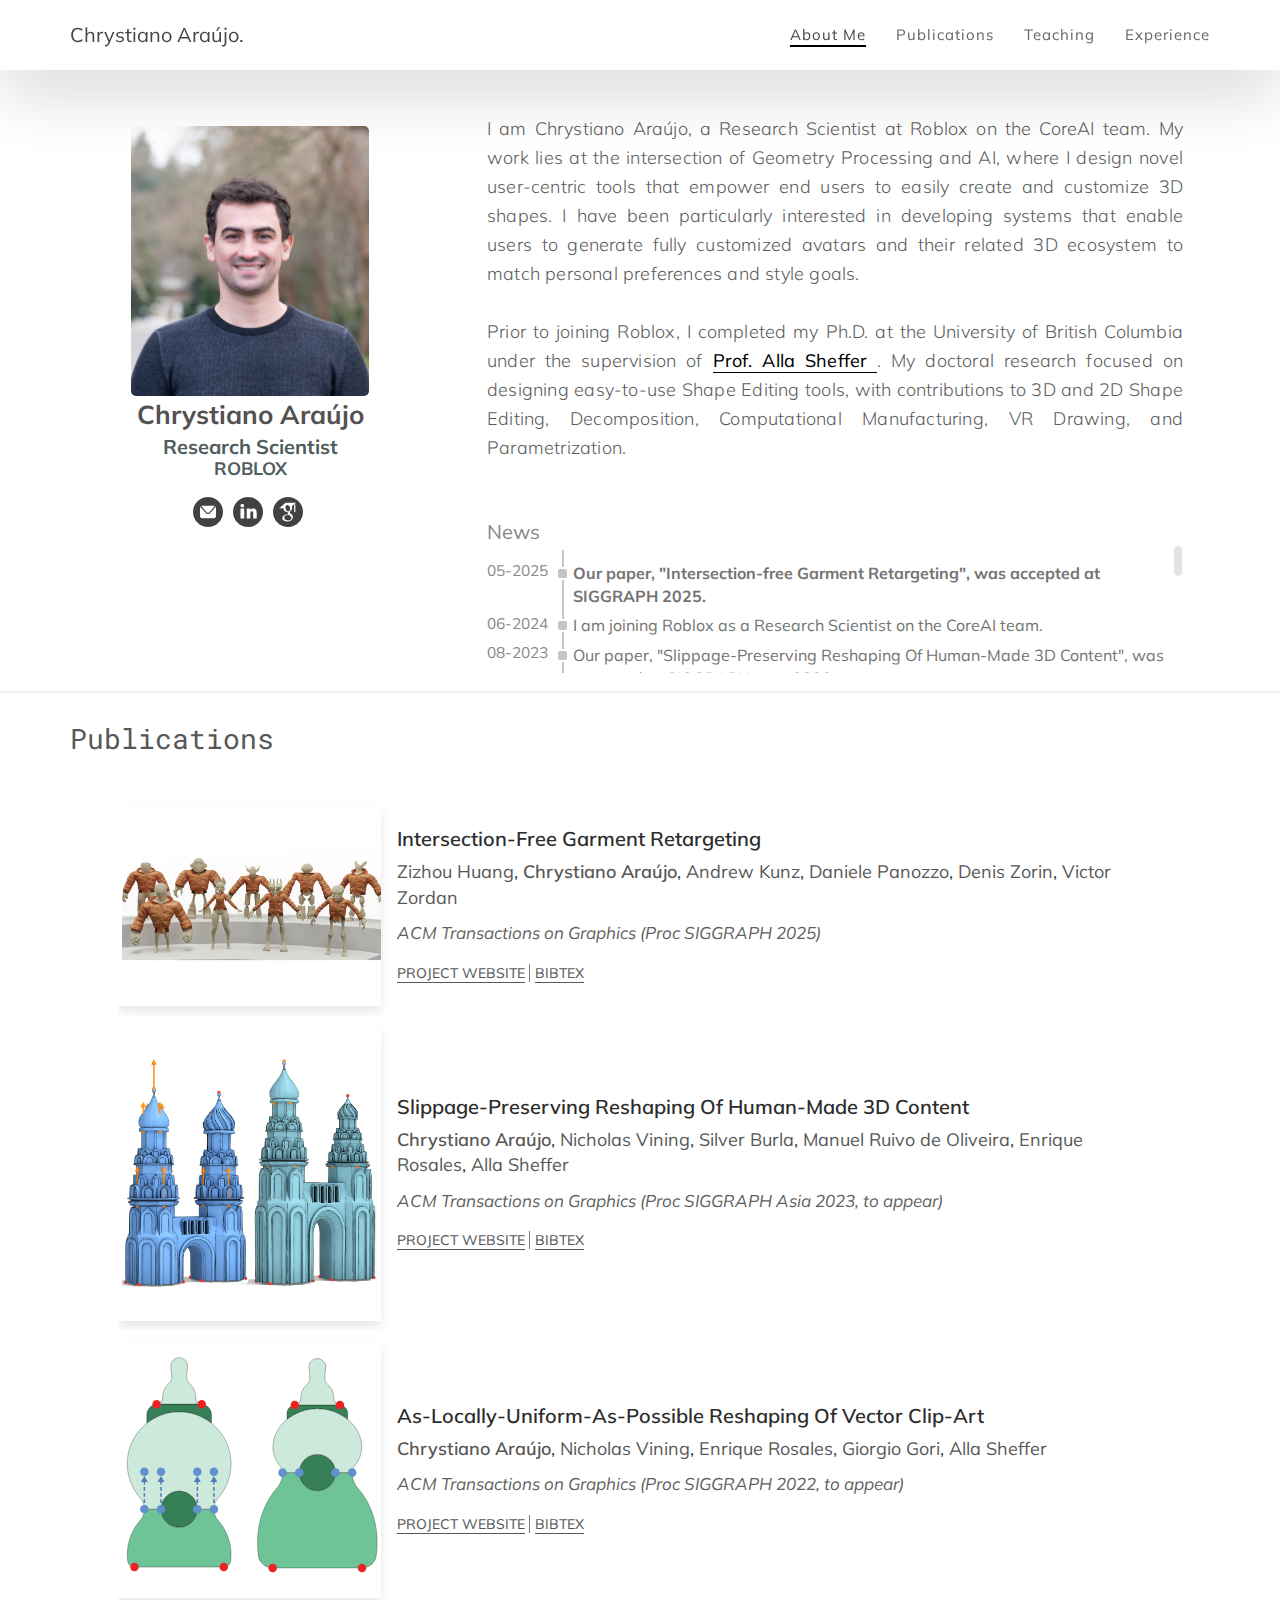
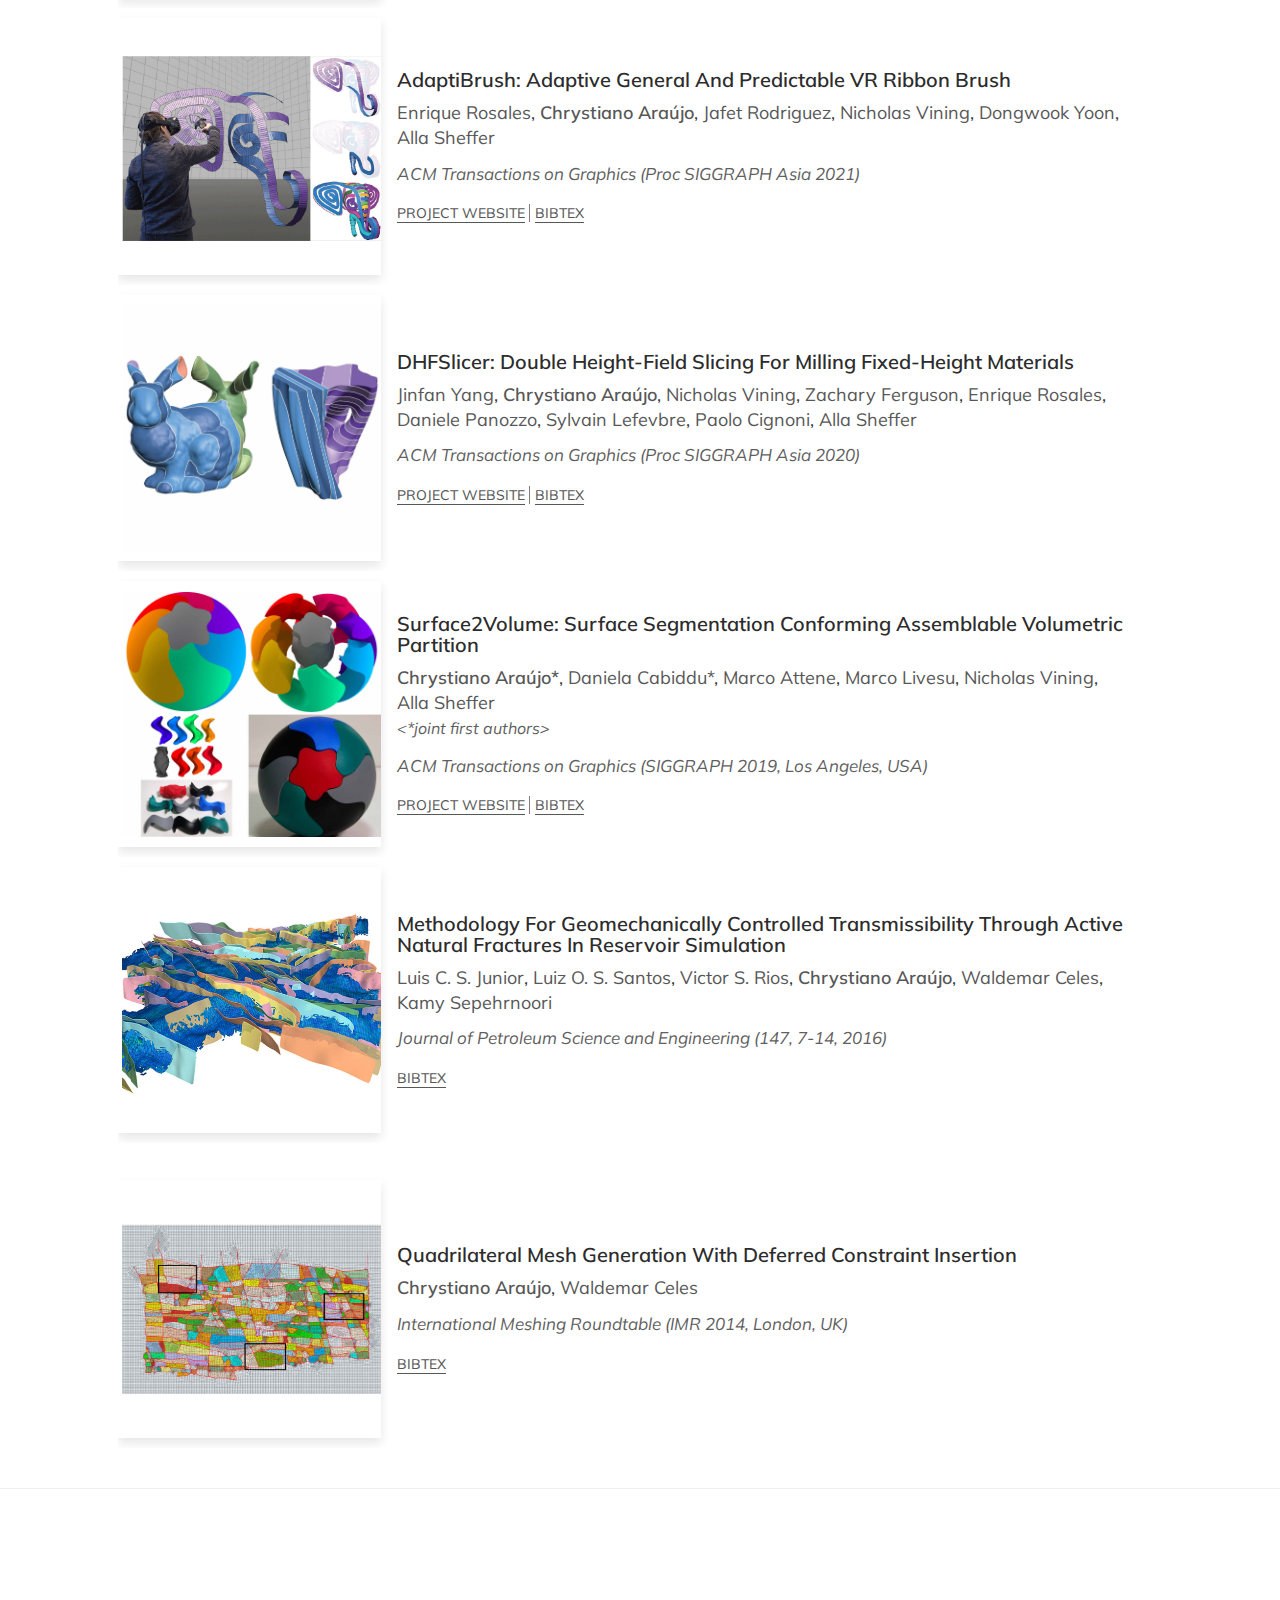
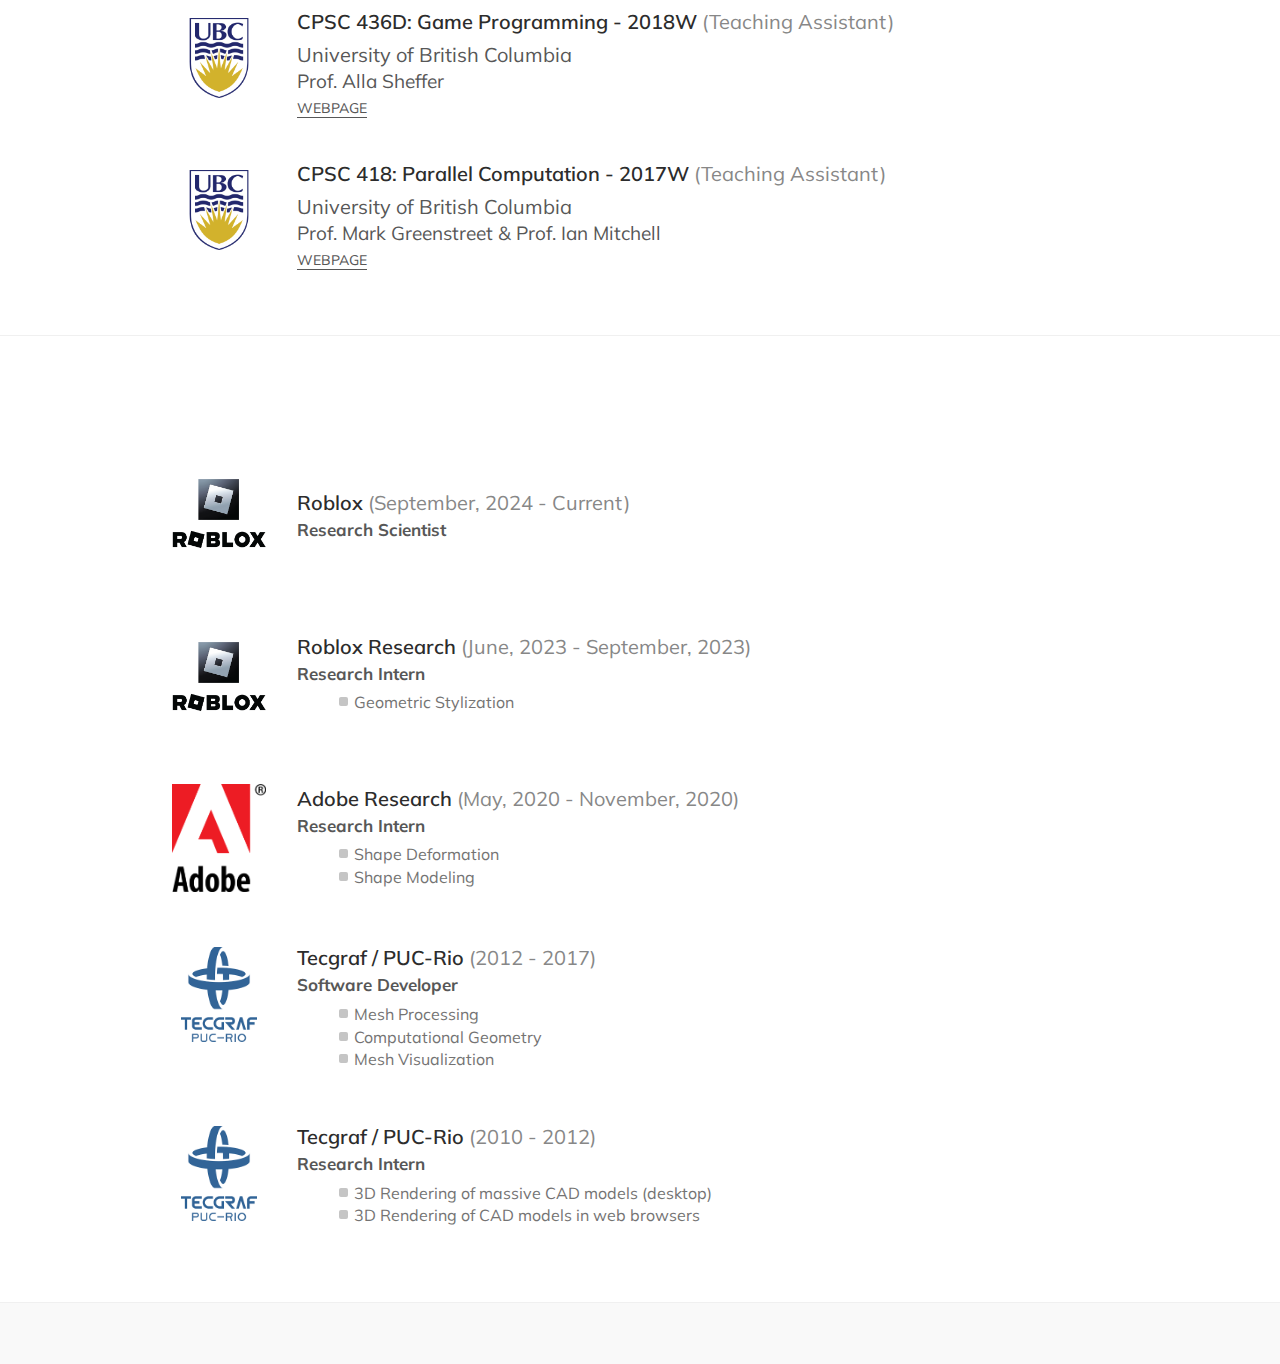
<file: index.html>
<!DOCTYPE html>
<html lang="en">

<head>

  <meta charset="UTF-8">
  <title>Chrystiano Araújo</title>

  <meta http-equiv="X-UA-Compatible" content="IE=Edge">
  <meta name="description" content="Chrystiano Araujo">
  <meta name="keywords" content="Chrystiano Araujo">
  <meta name="author" content="Chrystiano Araujo">
  <meta name="viewport" content="width=device-width, initial-scale=1, maximum-scale=1">

  <link rel="stylesheet" href="css/bootstrap.min.css">
  <link rel="stylesheet" href="css/animate.css">
  <link rel="stylesheet" href="css/magnific-popup.css">
  <link rel="stylesheet" href="css/font-awesome.min.css">
  <link rel="stylesheet" href="css/font-awesome.all.min.css">

  <!-- Main css -->
  <link rel="stylesheet" href="css/style.css">

</head>

<body data-spy="scroll" data-target=".navbar-collapse" data-offset="50">

  <!-- PRE LOADER -->
  <div class="preloader">
    <div class="spinner">
      <span class="spinner-rotate"></span>
    </div>
  </div>


  <!-- NAVIGATION SECTION -->
  <div class="navbar custom-navbar navbar-fixed-top" role="navigation">
    <div class="container">
      <!-- NAVBAR HEADER -->
      <div class="navbar-header">
        <button class="navbar-toggle" data-toggle="collapse" data-target=".navbar-collapse">
          <span class="icon icon-bar"></span>
          <span class="icon icon-bar"></span>
          <span class="icon icon-bar"></span>
        </button>
        <!-- lOGO TEXT HERE -->
        <a href="index.html" class="navbar-brand">Chrystiano Araújo.</a>
      </div>

      <!-- NAVIGATION LINKS -->
      <div class="collapse navbar-collapse">
        <ul class="nav navbar-nav navbar-right">
          <li><a class="smoothScroll" href="#about">About Me</a></li>
          <li><a class="smoothScroll" href="#publications">Publications</a></li>
          <li><a class="smoothScroll" href="#teaching">Teaching</a></li>
          <li><a class="smoothScroll" href="#experience">Experience</a></li>
        </ul>
      </div>
    </div>
  </div>

  <!-- ABOUT SECTION -->
  <section id="about">
    <div class="container">
      <div class="row">
        <div class="col-md-4 col-sm-8">
          <div class="row centering">
            <img src="images/caraujo_headshot_v2.jpg" class="wow fadeInUp img-responsive photo img-rounded"
              data-wow-delay="0.2s" alt="about image">
          </div>
          <div class="row centering">
            <span class="name">Chrystiano Araújo</span>
            <span class="role">Research Scientist</span>
            <span class="affiliation"><b>ROBLOX</b></span>
            <!--<span class="email">araujoc at cs.ubc.ca</span>-->
            <div class="row text-center icons_bar">
              <a class="icon" href="mailto:araujoc@cs.ubc.ca"><img src="images/icon_email.svg" alt="Email"
                  width="30px" /></a>
              <a class="icon" href="https://ca.linkedin.com/in/chrystianoaraujo/en"><img src="images/icon_linkedin.svg"
                  alt="Linkedin" width="30px" /></a>
              <a class="icon" href="https://scholar.google.ca/citations?user=kY9hC4MAAAAJ&hl=en"><img
                  src="images/icon_scholar.svg" alt="Google Scholar" width="30px" /></a>
            </div>
          </div>
        </div>

        <div class="col-md-8 col-sm-12">
          <div class="about-thumb">
            <div class="wow fadeInUp" data-wow-delay="0.6s">
              <p class="about_desc">
                I am Chrystiano Araújo, a Research Scientist at Roblox on the CoreAI team. My work lies at the intersection
                of Geometry Processing and AI, where I design novel user-centric tools that empower end users to easily create
                and customize 3D shapes. I have been particularly interested in developing systems that enable users to generate 
                fully customized avatars and their related 3D ecosystem to match personal preferences and style goals.

              </br></br>
              
              Prior to joining Roblox, I completed my Ph.D. at the University of British Columbia under the supervision of 
              <a href="https://www.cs.ubc.ca/~sheffa/"> Prof. Alla Sheffer </a> . My doctoral research focused on designing 
              easy-to-use Shape Editing tools, with contributions to 3D and 2D Shape Editing, Decomposition, Computational Manufacturing,
               VR Drawing, and Parametrization.


              </br></br>

               <!-- I am Chrystiano Araújo, a Ph.D. student at the University of British Columbia, supervised by <a
                  href="https://www.cs.ubc.ca/~sheffa/"> Prof. Alla Sheffer</a>. My research interests span across
                topics in Digital Geometry Processing. Recently, I have been particularly interested in Computational
                Manufacturing, Mesh Editing, Decomposition, Generation, and Parametrization.
                </br>
                </br>

                Before joining UBC, I worked for five years as a Software Developer at the Research Institute
                Tecgraf/PUC-Rio. During this time, I mainly worked on Mesh Processing, Computational Geometry, and
                Mesh
                Visualization. Prior to that, I did a master's degree in Computer Graphics at the Pontifical Catholic
                University of Rio de Janeiro, supervised by <a href="http://www.tecgraf.puc-rio.br/~celes"> Prof.
                  Waldemar Celes</a>.-->
              </p>

              <!--
                           <div class="research_areas">
                             <span class="topic">Main Research Interests:</span> Computational Manufacturing, Mesh Decomposition, Generation, and Parameterization 
                           </div>
                           -->
              <!--
                         <ul class="social-icon">
                              <li class="wow fadeInLeft" data-wow-delay="1s"><a href="#" class="fa fa-twitter"></a></li>
                              <li class="wow fadeInUp" data-wow-delay="1.2s"><a href="#" class="fa fa-linkedin"></a></li>
                              <li class="wow fadeInRight" data-wow-delay="1.4s"><a href="#" class="fa fa-dribbble"></a></li>
                         </ul>
                           -->
            </div>

            <div class="timeline_header">
              <div class="inner_border"></div>
              <h4>News</h4>
              <div class="inner_border"></div>
            </div>
            <div id="timeline">
              <div id="nicescroll-box">
                <section class="year first_year">
                  <h3>05-2025</h3>
                  <section>
                    <ul>
                      <li><b>Our paper, "Intersection-free Garment Retargeting", was accepted at SIGGRAPH 2025.</b></li>
                    </ul>
                  </section>
                  <h3>06-2024</h3>
                  <section>
                    <ul>
                      <li>I am joining Roblox as a Research Scientist on the CoreAI team.</li>
                    </ul>
                  </section>
                  <h3>08-2023</h3>
                  <section>
                    <ul>
                      <li>Our paper, "Slippage-Preserving Reshaping Of Human-Made 3D Content", was accepted at
                          SIGGRAPH Asia 2023.</li>
                    </ul>
                  </section>
                  <h3>06-2023</h3>
                  <section>
                    <ul>
                      <li> During this summer, I will be working as a Research Intern at ROBLOX Research. I will be
                        mentored by <a href="https://www.dgp.toronto.edu/~hsuehtil/" class="collaborator_link"> Derek
                          Liu </a> and <a href="https://people.computing.clemson.edu/~vbz/" class="collaborator_link">
                          Victor Zordan</a> on a Geometric Stylization project.</li>
                    </ul>
                  </section>
                  <h3>03-2022</h3>
                  <section>
                    <ul>
                      <li>Our paper, "As-Locally-Uniform-As-Possible Reshaping of Vector Clip-Art", was accepted at
                        SIGGRAPH 2022.</li>
                    </ul>
                  </section>
                  <h3>09-2021</h3>
                  <section>
                    <ul>
                      <li>Our paper, "AdaptiBrush: Adaptive General and Predictable VR Ribbon Brush", was accepted at
                        SIGGRAPH Asia 2021. </li>
                    </ul>
                  </section>
                  <h3>10-2020</h3>
                  <section>
                    <ul>
                      <li>Our paper, "DHFSlicer: Double Height-Field Slicing For Milling Fixed Thickness Materials",
                        was
                        accepted at SIGGRAPH Asia 2020.</li>
                    </ul>
                  </section>
                  <h3>04-2020</h3>
                  <section>
                    <ul>
                      <li>During this summer, I will be working as a Research Intern at Adobe Research. I will be
                        mentored by <a href="https://research.adobe.com/person/giorgio-gori/" class="collaborator_link">
                          Giorgio Gori </a> on a Shape Deformation project.</li>
                    </ul>
                  </section>
                </section>
                <section class="year first_year">
                  <h3>07-2019</h3>
                  <section>
                    <ul>
                      <li>Our Surface2Volume paper on assemblable decomposition for fabrication was accepted at
                        SIGGRAPH
                        2019. Come to our talk on July-31.</li>
                    </ul>
                  </section>
                </section>
                <div style="overflow-y: hidden; height: 38px;"></div>
              </div>
            </div>

            <!--
                    <div class="about-thumb-wrap">
                         <div class="col-md-6 col-sm-6 wow fadeInUp research_interests">
                              <h5>Research Interests</h5>
                              <ul>
                                <li>Computational Manufacturing</li>
                                <li>Mesh Generation</li>
                                <li>Mesh Decomposition</li>
                                <li>Parameterization</li>
                              </ul>
                         </div>
                    </div>
                    -->

          </div>

        </div>
      </div>
  </section>

  <!-- TEAM SECTION -->
  <section id="publications">
    <div class="container">
      <div class="row">
        <div class="col-md-12 col-sm-12">
          <!-- SECTION TITLE -->
          <div class="wow fadeInUp section-title" data-wow-delay="0.2s">
            <h2>Publications</h2>
          </div>

          <div class="col-md-11 animate-box publication no_margin">
            <div class="col-md-2 col-left image">
              <img src="images/shape_fit_v4.jpg" class="img-responsive"
                alt="html5 bootstrap template by colorlib.com">
            </div>
            <div class="col-md-10 col-right">
              <div class="title">
                <h3>Intersection-free Garment Retargeting</h3>
              </div>
              <div class="authors">
                <a href="https://huangzizhou.github.io/">Zizhou Huang</a>,
                <a href="" class="me"> Chrystiano Araújo</a>,
                <a href="">Andrew Kunz</a>,
                <a href="https://cims.nyu.edu/gcl/daniele.html">Daniele Panozzo</a>,
                <a href="https://cims.nyu.edu/gcl/denis.html">Denis Zorin</a>,
                <a href="https://people.computing.clemson.edu/~vbz/">Victor Zordan</a>
              </div>
              <div class="venue">
                ACM Transactions on Graphics (Proc SIGGRAPH 2025)
              </div>
              <div class="buttons">
                <ul>
                  <li><a href="https://huangzizhou.github.io/research/cloth.html" class="">project website</a>
                  </li>
                  <li> <a href="./bibtex/HAKPZZ25.txt" class="">bibtex</a></li>
                </ul>
              </div>
            </div>
          </div>

          <div class="col-md-11 animate-box publication no_margin">
            <div class="col-md-2 col-left image">
              <img src="images/slippage_thumb.jpg" class="img-responsive"
                alt="html5 bootstrap template by colorlib.com">
            </div>
            <div class="col-md-10 col-right">
              <div class="title">
                <h3>Slippage-Preserving Reshaping of Human-Made 3D Content</h3>
              </div>
              <div class="authors">
                <a href="" class="me"> Chrystiano Araújo</a>,
                <a href="https://www.cs.ubc.ca/~nvining/"> Nicholas Vining</a>,
                <a href="https://silverburla.com/"> Silver Burla</a>,
                <a href="https://silverburla.com/"> Manuel Ruivo de Oliveira</a>,
                <a href="https://www.enrique-rosales.com/"> Enrique Rosales</a>,
                <a href="http://www.cs.ubc.ca/~sheffa/"> Alla Sheffer</a>
              </div>
              <div class="venue">
                ACM Transactions on Graphics (Proc SIGGRAPH Asia 2023, to appear)
              </div>
              <div class="buttons">
                <ul>
                  <li><a href="https://www.cs.ubc.ca/labs/imager/tr/2023/3DReshaping/" class="">project website</a>
                  </li>
                  <li> <a href="./bibtex/araujo23_3Dreshaping.txt" class="">bibtex</a></li>
                </ul>
              </div>
            </div>
          </div>

          <div class="col-md-11 animate-box publication no_margin">
            <div class="col-md-2 col-left image">
              <img src="images/alup_feeder.svg" class="img-responsive" alt="html5 bootstrap template by colorlib.com">
            </div>
            <div class="col-md-10 col-right">
              <div class="title">
                <h3>As-Locally-Uniform-As-Possible Reshaping of Vector Clip-Art</h3>
              </div>
              <div class="authors">
                <a href="" class="me"> Chrystiano Araújo</a>,
                <a href="https://www.cs.ubc.ca/~nvining/"> Nicholas Vining</a>,
                <a href="https://www.enrique-rosales.com/"> Enrique Rosales</a>,
                <a href="https://research.adobe.com/person/giorgio-gori/"> Giorgio Gori</a>,
                <a href="http://www.cs.ubc.ca/~sheffa/"> Alla Sheffer</a>
              </div>
              <div class="venue">
                ACM Transactions on Graphics (Proc SIGGRAPH 2022, to appear)
              </div>
              <div class="buttons">
                <ul>
                  <li><a href="https://www.cs.ubc.ca/labs/imager/tr/2022/ALUP/" class="">project website</a> </li>
                  <li> <a href="./bibtex/ARAUJO22ALUP.txt" class="">bibtex</a></li>
                </ul>
              </div>
            </div>
          </div>

          <div class="col-md-11 animate-box publication no_margin">
            <div class="col-md-2 col-left image">
              <img src="images/adaptibrush.jpg" class="img-responsive" alt="html5 bootstrap template by colorlib.com">
            </div>
            <div class="col-md-10 col-right">
              <div class="title">
                <h3>AdaptiBrush: Adaptive General and Predictable VR Ribbon Brush</h3>
              </div>
              <div class="authors">
                <a href="https://www.enrique-rosales.com/"> Enrique Rosales</a>,
                <a href="" class="me"> Chrystiano Araújo</a>,
                <a href="http://www.arturojafet.com/"> Jafet Rodriguez</a>,
                <a href="https://www.cs.ubc.ca/~nvining/"> Nicholas Vining</a>,
                <a href="https://dwyoon.com/"> Dongwook Yoon</a>,
                <a href="http://www.cs.ubc.ca/~sheffa/"> Alla Sheffer</a>
              </div>
              <div class="venue">
                ACM Transactions on Graphics (Proc SIGGRAPH Asia 2021)
              </div>
              <div class="buttons">
                <ul>
                  <li><a href="https://www.cs.ubc.ca/labs/imager/tr/2021/AdaptiBrush/" class="">project website</a>
                  </li>
                  <li> <a href="./bibtex/RARVDS21.txt" class="">bibtex</a></li>
                </ul>
              </div>
            </div>
          </div>

          <div class="col-md-11 animate-box publication no_margin">
            <div class="col-md-2 col-left image">
              <img src="images/dhfslicer.jpg" class="img-responsive" alt="html5 bootstrap template by colorlib.com">
            </div>
            <div class="col-md-10 col-right">
              <div class="title">
                <h3>DHFSlicer: Double Height-Field Slicing for Milling Fixed-Height Materials</h3>
              </div>
              <div class="authors">
                <a href="https://www.cs.ubc.ca/~sheffa/students.html">Jinfan Yang</a>,
                <a href="" class="me"> Chrystiano Araújo</a>,
                <a href="https://www.cs.ubc.ca/~nvining/"> Nicholas Vining</a>,
                <a href="https://zfergus.me/"> Zachary Ferguson</a>,
                <a href="https://www.enrique-rosales.com/"> Enrique Rosales</a>,
                <a href="https://cims.nyu.edu/gcl/daniele.html"> Daniele Panozzo</a>,
                <a href="https://www.antexel.com/sylefeb"> Sylvain Lefevbre</a>,
                <a href="http://vcg.isti.cnr.it/~cignoni/"> Paolo Cignoni</a>,
                <a href="http://www.cs.ubc.ca/~sheffa/"> Alla Sheffer</a>
              </div>
              <div class="venue">
                ACM Transactions on Graphics (Proc SIGGRAPH Asia 2020)
              </div>
              <div class="buttons">
                <ul>
                  <li><a href="https://www.cs.ubc.ca/labs/imager/tr/2020/DHFSlicer/" class="">project website</a> </li>
                  <li> <a href="./bibtex/YAVFRPLCS20.txt" class="">bibtex</a></li>
                </ul>
              </div>
            </div>
          </div>

          <div class="col-md-11 animate-box publication no_margin">
            <div class="col-md-2 col-left image">
              <img src="images/surface2volume.jpg" class="img-responsive"
                alt="html5 bootstrap template by colorlib.com">
            </div>
            <div class="col-md-10 col-right">
              <div class="title">
                <h3>Surface2Volume: surface segmentation conforming assemblable volumetric partition</h3>
              </div>
              <div class="authors">
                <a href="" class="me"> Chrystiano Araújo*</a>,
                <a href="" http://www.imati.cnr.it/index.php/people/8-curricula/119-daniela-cab>Daniela Cabiddu*</a>,
                <a href="http://pers.ge.imati.cnr.it/attene/personalpage/attene.html">Marco Attene</a>,
                <a href="http://pers.ge.imati.cnr.it/livesu/">Marco Livesu</a>,
                <a href="https://www.cs.ubc.ca/~nvining/"> Nicholas Vining</a>, </br>
                <a href="http://www.cs.ubc.ca/~sheffa/"> Alla Sheffer</a>
                <div class="joint_authorship">&#60;*joint first authors&#62;</div>
              </div>
              <div class="venue">
                ACM Transactions on Graphics (SIGGRAPH 2019, Los Angeles, USA)
              </div>
              <div class="buttons">
                <ul>
                  <li><a href="http://www.cs.ubc.ca/labs/imager/tr/2019/Surface2Volume/" class="">project website</a>
                  </li>
                  <li> <a href="./bibtex/ACALVS19.txt" class="">bibtex</a></li>
                </ul>
              </div>
            </div>
          </div>

          <div class="col-md-11 animate-box publication no_margin">
            <div class="col-md-2 col-left image">
              <img src="images/geomec_faults.jpg" class="img-responsive" alt="html5 bootstrap template by colorlib.com">
            </div>
            <div class="col-md-10 col-right">
              <div class="title">
                <h3>Methodology for geomechanically controlled transmissibility through active natural fractures in
                  reservoir simulation </h3>
              </div>
              <div class="authors">
                <a href=""> Luis C. S. Junior</a>,
                <a href="" http://www.imati.cnr.it/index.php/people/8-curricula/119-daniela-cab>Luiz O. S. Santos</a>,
                <a href="http://pers.ge.imati.cnr.it/attene/personalpage/attene.html">Victor S. Rios</a>,
                <a href="http://pers.ge.imati.cnr.it/livesu/" class="me">Chrystiano Araújo</a>,
                <a href="https://www.cs.ubc.ca/~nvining/"> Waldemar Celes</a>, </br>
                <a href="http://www.cs.ubc.ca/~sheffa/"> Kamy Sepehrnoori</a>
              </div>
              <div class="venue">
                Journal of Petroleum Science and Engineering (147, 7-14, 2016)
              </div>
              <div class="buttons">
                <ul>
                  <li> <a href="./bibtex/DESOUSAJUNIOR2016.txt" class="">bibtex</a></li>
                </ul>
              </div>
            </div>
          </div>

          <div class="col-md-11 animate-box publication">
            <div class="row.row-eq-height col-md-2 col-left image">
              <img src="images/araujo_and_celes_IMR14_2.jpg" class="img-responsive"
                alt="html5 bootstrap template by colorlib.com">
            </div>
            <div class="row.row-eq-height col-md-10 col-right">
              <div class="title">
                <h3>Quadrilateral Mesh Generation with Deferred Constraint Insertion</h3>
              </div>
              <div class="authors">
                <a href="" class="me"> Chrystiano Araújo</a>,
                <a href="https://www.tecgraf.puc-rio.br/~celes/"> Waldemar Celes</a>
              </div>
              <div class="venue">
                International Meshing Roundtable (IMR 2014, London, UK)
              </div>
              <div class="buttons">
                <ul>
                  <li> <a href="./bibtex/AC14.txt" class="">bibtex</a></li>
                </ul>
              </div>
            </div>
          </div>

          <!--
      <div class="col-md-4 col-sm-4">
           <div class="wow fadeInUp team-thumb" data-wow-delay="0.4s">
                <img src="images/team-image1.jpg" class="img-responsive" alt="team image">
                <h2>Ethan James</h2>
                <strong>Studio Owner & Designer</strong>
           </div>
      </div>

      <div class="col-md-4 col-sm-4">
           <div class="wow fadeInUp team-thumb" data-wow-delay="0.6s">
                <img src="images/team-image1.jpg" class="img-responsive" alt="team image">
                <h2>Andrea Warren</h2>
                <strong>Senior Marketing</strong>
           </div>
      </div>

      <div class="col-md-4 col-sm-4">
           <div class="wow fadeInUp team-thumb" data-wow-delay="0.8s">
                <img src="images/team-image1.jpg" class="img-responsive" alt="team image">
                <h2>Scott Newman</h2>
                <strong>Web Developer</strong>
           </div>
      </div>
      -->
        </div>
      </div>
  </section>

  <section id="teaching">
    <div class="container">
      <div class="row">
        <div class="col-md-12 col-sm-12">
          <!-- SECTION TITLE -->
          <div class="wow fadeInUp section-title" data-wow-delay="0.2s">
            <h2>Teaching Experience</h2>
          </div>
        </div>
        <div class="col-md-10 animate-box teaching_exp no_margin">
          <div class="col-md-2 col-left image">
            <img src="images/ubc2.png" class="img-responsive" alt="html5 bootstrap template by colorlib.com">
          </div>
          <div class="col-md-10 col-right content">
            <div class="title">
              <h3>CPSC 436D: Game Programming - 2018W <span> (Teaching Assistant)</span> </h3>
            </div>
            <div class="university">
              <a href="https://www.cs.ubc.ca"> University of British Columbia</a>
            </div>
            <div class="instructors">
              <a href="">Prof. Alla Sheffer</a>
            </div>
            <div class="buttons">
              <a href="https://www.cs.ubc.ca/~sheffa/games_course/Vjan19/">Webpage</a>
            </div>
          </div>
        </div>
        <div class="col-md-10 animate-box teaching_exp no_margin">
          <div class="col-md-2 col-left image">
            <img src="images/ubc2.png" class="img-responsive" alt="html5 bootstrap template by colorlib.com">
          </div>
          <div class="col-md-10 col-right content">
            <div class="title">
              <h3>CPSC 418: Parallel Computation - 2017W <span> (Teaching Assistant)</span> </h3>
            </div>
            <div class="university">
              <a href="https://www.cs.ubc.ca"> University of British Columbia</a>
            </div>
            <div class="instructors">
              <a href="">Prof. Mark Greenstreet & Prof. Ian Mitchell</a>
            </div>
            <div class="buttons">
              <a href="https://sites.google.com/site/ubccpsc418winter2017term1/contact-me">Webpage</a>
            </div>
          </div>
        </div>
      </div>
    </div>
  </section>

  <section id="experience">
    <div class="container">
      <div class="row">
        <div class="col-md-12 col-sm-12">
          <!-- SECTION TITLE -->
          <div class="wow fadeInUp section-title" data-wow-delay="0.2s">
            <h2>Professional Experience</h2>
          </div>
        </div>
        <div class="col-md-10 animate-box professional_exp no_margin">
          <div class="col-md-2 col-left image">
            <img src="images/roblox2.png" class="img-responsive" alt="html5 bootstrap template by colorlib.com">
          </div>
          <div class="col-md-10 col-right content">
            <div class="title">
              <h3>Roblox  <span>(September, 2024 - Current) </span></h3>
            </div>
            <div class="role">
              <a href="">Research Scientist</a>
            </div>
          </div>
        </div>
        <div class="col-md-10 animate-box professional_exp no_margin">
          <div class="col-md-2 col-left image">
            <img src="images/roblox2.png" class="img-responsive" alt="html5 bootstrap template by colorlib.com">
          </div>
          <div class="col-md-10 col-right content">
            <div class="title">
              <h3>Roblox Research <span>(June, 2023 - September, 2023) </span></h3>
            </div>
            <div class="role">
              <a href="">Research Intern</a>
            </div>
            <ul>
              <li>Geometric Stylization</li>
            </ul>
          </div>
        </div>
        <div class="col-md-10 animate-box professional_exp no_margin">
          <div class="col-md-2 col-left image">
            <img src="images/adobe.png" class="img-responsive" alt="html5 bootstrap template by colorlib.com">
          </div>
          <div class="col-md-10 col-right content">
            <div class="title">
              <h3>Adobe Research <span>(May, 2020 - November, 2020) </span></h3>
            </div>
            <div class="role">
              <a href="">Research Intern</a>
            </div>
            <ul>
              <li>Shape Deformation</li>
              <li>Shape Modeling</li>
            </ul>
          </div>
        </div>
        <div class="col-md-10 animate-box professional_exp no_margin">
          <div class="col-md-2 col-left image">
            <img src="images/tecgraf.png" class="img-responsive" alt="html5 bootstrap template by colorlib.com">
          </div>
          <div class="col-md-10 col-right content">
            <div class="title">
              <h3>Tecgraf / PUC-Rio <span>(2012 - 2017)</span></h3>
            </div>
            <div class="role">
              <a href="">Software Developer</a>
            </div>
            <ul>
              <li>Mesh Processing</li>
              <li>Computational Geometry</li>
              <li>Mesh Visualization</li>
            </ul>
          </div>
        </div>
        <div class="col-md-10 animate-box professional_exp no_margin">
          <div class="col-md-2 col-left image">
            <img src="images/tecgraf.png" class="img-responsive" alt="html5 bootstrap template by colorlib.com">
          </div>
          <div class="col-md-10 col-right content">
            <div class="title">
              <h3>Tecgraf / PUC-Rio <span>(2010 - 2012)</span></h3>
            </div>
            <div class="role">
              <a href="">Research Intern</a>
            </div>
            <ul>
              <li>3D Rendering of massive CAD models (desktop)</li>
              <li>3D Rendering of CAD models in web browsers</li>
            </ul>
          </div>
        </div>
      </div>
    </div>
  </section>

  <!--<section id="map">
    <div class="row">
      <script type="text/javascript" id="clustrmaps"
        src="//cdn.clustrmaps.com/map_v2.js?cl=b3b3b3&w=a&t=tt&d=8LcHuPqTJ3jH7zSUWCKIBduQtfHgr7WWDq_5sPJWfuk&co=ffffff&cmo=3acc3a&cmn=ff5353&ct=808080"></script>
    </div>
  </section>-->

  <!-- FOOTER SECTION -->
  <footer>
    <div class="container">
      <div class="row">
        <div class="wow fadeInUp col-md-6 col-sm-6" data-wow-delay="1s">
        </div>

      </div>
    </div>
  </footer>


  <!-- SCRIPTS -->
  <script src="js/jquery.js"></script>
  <script src="js/jquery.nicescroll.js"></script>
  <script src="js/bootstrap.min.js"></script>
  <script src="js/smoothscroll.js"></script>
  <script src="js/jquery.magnific-popup.min.js"></script>
  <script src="js/magnific-popup-options.js"></script>
  <script src="js/animated-background-header.js"></script>
  <script src="js/wow.min.js"></script>
  <script src="js/custom.js"></script>
  <script src="js/egg.js"></script>
  <script>
    $(document).ready(function ()
    {
      $("#nicescroll-box").niceScroll({ cursorwidth: '10px', autohidemode: false, zindex: 999, cursorcolor: "#e3e3e3" });
    });

    var egg = new Egg();
    egg
      .addCode("s,h,o,w,m,a,p", function ()
      {
        jQuery('#map').fadeIn(500, function ()
        {
          window.setTimeout(function () { jQuery('#map').hide(); }, 5000);
        });
      })
      .addHook(function ()
      {
        console.log("Hook called for: " + this.activeEgg.keys);
        console.log(this.activeEgg.metadata);
      }).listen();
  </script>
</file>
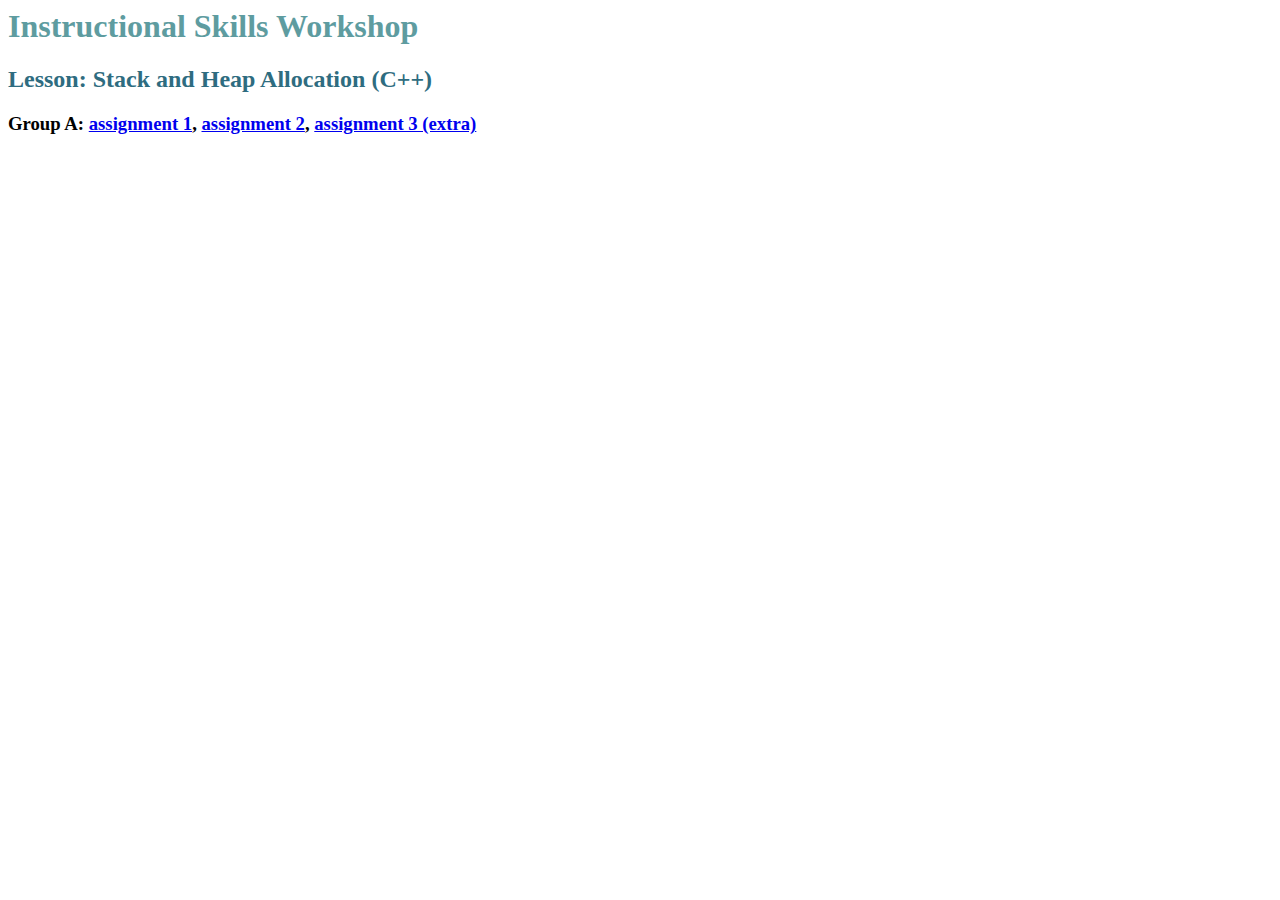
<file: public_html/isw/lesson_3_a108.html>
<html>
<body>
<h1 style="color: #5e9ca0;">Instructional Skills Workshop</h1>
<h2 style="color: #2e6c80;">Lesson: Stack and Heap Allocation (C++)</h2>
<h3>Group A: <a href="https://repl.it/@araujoc/iwshw1groupA">assignment 1</a>, <a href="https://repl.it/@araujoc/iwshw2groupA">assignment 2</a>, <a href="https://repl.it/@araujoc/iwshw3groupA">assignment 3 (extra)</a></h3>
</body>
</html>
</file>
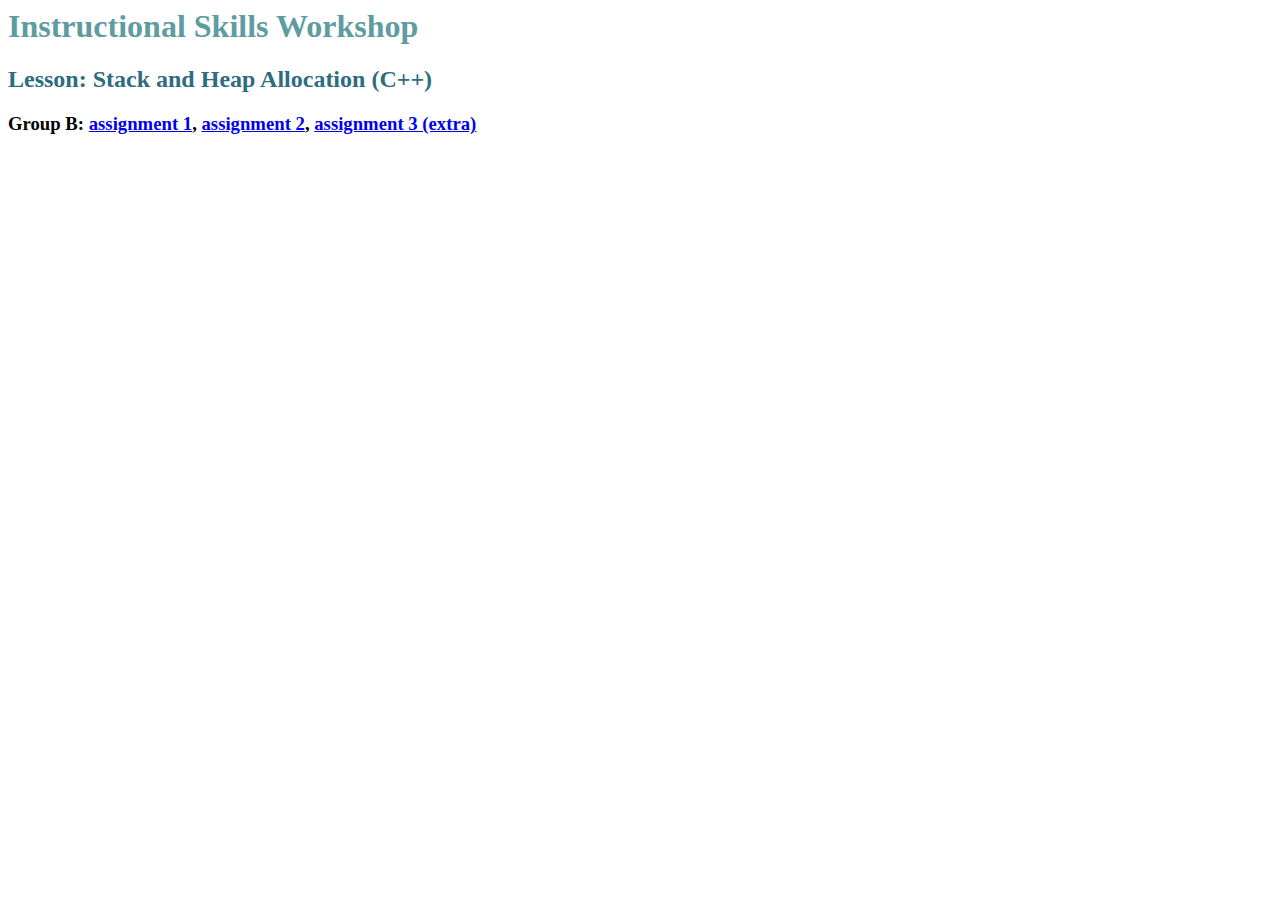
<file: public_html/isw/lesson_3_a696.html>
<html>
<body>
<h1 style="color: #5e9ca0;">Instructional Skills Workshop</h1>
<h2 style="color: #2e6c80;">Lesson: Stack and Heap Allocation (C++)</h2>
<h3>Group B: <a href="https://repl.it/@araujoc/iswGBhw1">assignment 1</a>,
             <a href="https://repl.it/@araujoc/iswGBhw2">assignment 2</a>,
 	     <a href="https://repl.it/@araujoc/iswGBhw3">assignment 3 (extra)</a></h3>
</body>
</html>
</file>
<file: css/style.css>
/*---------------------------------------------------------------

  Project Name: Manuel - Personal HTML Template
  File Name: style.css
  Author: Peng Lam
  Author URI: http://khaitawng.com
  Version: 1.0.0

------------------------------------------------------------------*/
/*----------------------------------------------------------------

// Table of contents //

        Body
    0.  Typography
    1.  Buttons
    2.  General
    3.  Preloader
    4.  Navigation section
    5.  Home section
    6.  About section
    7.  Skill section
    8.  Team section
    9.  Work section
    10. Contact section
    11. Footer
    12. Social icon
    13. Mobile Responsive styles

------------------------------------------------------------------*/

@import url('https://fonts.googleapis.com/css?family=Muli:200,300,400');
@import url('https://fonts.googleapis.com/css?family=Roboto+Mono:300,400');

body {
  background: #ffffff;
  font-family: 'Muli', sans-serif;
  font-style: normal;
  font-weight: 400;
  overflow-x: hidden;
}

html,
body {
  width: 100%;
  height: 100%;
}



/*---------------------------------------
    0 Typorgraphy              
-----------------------------------------*/

h1,
h2,
h3,
h4,
h5,
h6 {
  font-family: 'Roboto Mono', sans-serif;
  font-style: normal;
  font-weight: normal;
  letter-spacing: 0px;
}

h1 {
  color: #3d3d3f;
  font-size: 50px;
  line-height: normal;
  font-weight: 300;
}

h2 {
  color: #575757;
  font-size: 28px;
  line-height: 52px;
  margin-top: 0px;
  padding-left: 0;
}

h3 {
  color: #676767;
  font-size: 16px;
  line-height: 32px;
  letter-spacing: 6px;
  text-transform: uppercase;
}

h4 {
  color: #3d3d3f;
  font-size: 20px;
}

p {
  /*color: #878787;*/
  color: #5c5c5c;
  font-size: 16px;
  font-weight: 300;
  line-height: 25px;
  letter-spacing: 0.2px;
}

strong,
span {
  color: #878787;
  font-weight: normal;
}

a.collaborator_link {
  text-decoration: none;
  border-bottom: 1px solid;
  font-weight: 450;
  color: #000000;
}

a:hover.collaborator_link {
  /*font-weight: 600;*/
  border-bottom: 2.5px solid;
  -webkit-transition: all .0s cubic-bezier(0.4, 0, 1, 1);
}

.intro {
  font-family: 'Roboto Mono', sans-serif;
  font-style: normal;
  font-weight: normal;
  letter-spacing: 0px;
  color: #676767 !important;
  font-size: 22px !important;
  line-height: 32px !important;
  font-weight: bold;
}

.about_desc {
  padding-top: 6px;
  text-align: justify;
  font-size: 18px;
  line-height: 29px;
}

.about_desc a {
  text-decoration: none;
  border-bottom: 1px solid;
  font-weight: 450;
  color: #000000;
}

.about_desc a:hover {
  /*font-weight: 600;*/
  border-bottom: 2.5px solid;
  -webkit-transition: all .0s cubic-bezier(0.4, 0, 1, 1);
}

/*---------------------------------------
    1 Buttons               
-----------------------------------------*/

.section-btn {
  background: #000000;
  border: none;
  border-radius: 100px;
  color: #ffffff;
  font-size: 13px;
  font-weight: bold;
  letter-spacing: 1.6px;
  padding: 12px 32px 16px 32px;
  margin-top: 42px;
  -webkit-transition: all ease-in-out 0.4s;
  transition: all ease-in-out 0.4s;
}

.section-btn:focus,
.section-btn:hover {
  background: #3d3d3f;
  color: #ffffff;
}



/*---------------------------------------
    2 General               
-----------------------------------------*/

html {
  -webkit-font-smoothing: antialiased;
}

a {
  color: #575757;
  -webkit-transition: 0.5s;
  transition: 0.5s;
  text-decoration: none !important;
}

a:hover,
a:active,
a:focus {
  color: #000000;
  outline: none;
}

* {
  -webkit-box-sizing: border-box;
  box-sizing: border-box;
}

*:before,
*:after {
  -webkit-box-sizing: border-box;
  box-sizing: border-box;
}

.section-title {
  margin: 0;
  padding-bottom: 20px;
}

#about,
#news,
#publications,
#teaching,
#experience,
#contact,
footer {
  position: relative;
  padding-top: 20px;
  padding-bottom: 40px;
}

/* #news {
  border-top: 1px solid #f0f0f0; 
} */

#about {
  padding-bottom: 18px !important;
  border-bottom: 1px solid #f0f0f0;
}

#publications {
  border-top: 1px solid #f0f0f0;
  border-bottom: 1px solid #f0f0f0;
}

#skill,
#counter,
#contact,
footer {
  background: #f9f9f9;
}

#about img,
#team img {
  border-radius: 5px;
}

#teaching,
#experience {
  border-bottom: 1px solid #f0f0f0;
}

#contact {
  text-align: center;
}

#map {
  display: none;
  margin-top: 40px;
  margin-bottom: 40px;
}



/*---------------------------------------
    3 Pre loader section              
-----------------------------------------*/

.preloader {
  position: fixed;
  top: 0;
  left: 0;
  width: 100%;
  height: 100%;
  z-index: 99999;
  display: flex;
  flex-flow: row nowrap;
  justify-content: center;
  align-items: center;
  background: none repeat scroll 0 0 #ffffff;
}

.spinner {
  border: 1px solid transparent;
  border-radius: 5px;
  position: relative;
}

.spinner:before {
  content: '';
  box-sizing: border-box;
  position: absolute;
  top: 50%;
  left: 50%;
  width: 65px;
  height: 65px;
  margin-top: -10px;
  margin-left: -10px;
  border-radius: 50%;
  border: 1px solid #000000;
  border-top-color: #f9f9f9;
  animation: spinner .9s linear infinite;
}

@-webkit-keyframes spinner {
  to {
    transform: rotate(360deg);
  }
}

@keyframes spinner {
  to {
    transform: rotate(360deg);
  }
}



/*---------------------------------------
    4 Navigation section              
-----------------------------------------*/

.custom-navbar {
  border: none;
  margin-bottom: 0;
  background-color: #ffffff;
  padding-top: 22px;
}

.custom-navbar .navbar-brand {
  color: #444;
  font-weight: normal;
  font-size: 20px;
}

.custom-navbar .nav li a {
  font-size: 15px;
  font-weight: normal;
  color: #656565;
  letter-spacing: 1px;
  -webkit-transition: all ease-in-out 0.4s;
  transition: all ease-in-out 0.4s;
  padding: 0;
  margin: 15px;
}

.custom-navbar .navbar-nav>li>a:hover,
.custom-navbar .navbar-nav>li>a:focus {
  background-color: transparent;
  color: #454545;
}

.custom-navbar .navbar-nav li a:after {
  content: "";
  position: absolute;
  display: block;
  width: 0px;
  height: 2px;
  margin: auto;
  background: transparent;
  transition: width .3s ease, background-color .3s ease;
}

.custom-navbar .navbar-nav li a:hover:after,
.custom-navbar .nav li.active>a:after {
  background: #000000;
  color: #ffffff;
  width: 100%;
}

.custom-navbar .nav li.active>a {
  background-color: transparent;
  color: #454545;
}

.custom-navbar .navbar-toggle {
  border: none;
  padding-top: 10px;
}

.custom-navbar .navbar-toggle {
  background-color: transparent;
}

.custom-navbar .navbar-toggle .icon-bar {
  background: #000000;
  border-color: transparent;
}

@media(min-width:768px) {
  .custom-navbar {
    border-bottom: 0;
    background: #ffffff;
    box-shadow: 0 30px 57px rgba(0, 0, 0, .13);
    padding: 10px 0;
  }
}

/*---------------------------------------
    5 Home section              
-----------------------------------------*/

.large-header {
  background: #ffffff;
  position: absolute;
  top: 0;
  right: 0;
  bottom: 0;
  left: 0;
}

#home {
  background: #ffffff;
  display: -webkit-box;
  display: -webkit-flex;
  display: -ms-flexbox;
  display: flex;
  -webkit-box-align: center;
  -webkit-align-items: center;
  -ms-flex-align: center;
  align-items: center;
  height: 100vh;
  text-align: center;
  position: relative;
}



/*---------------------------------------
    6 About section              
-----------------------------------------*/

#about {
  padding-top: 100px;
}

#about .about-thumb {
  padding: 0px 27px;
  margin-top: 8px;
}

#about .about-thumb strong {
  font-weight: normal;
  display: block;
  padding-top: 4px;
}

#about .about-thumb-wrap h5 {
  position: relative;
  overflow: hidden;
}

#about .about-thumb-wrap h5:after {
  content: "";
  position: absolute;
  background: #454545;
  width: 20%;
  height: 2px;
  top: 15px;
  right: 0;
  display: inline-block;
}



/*---------------------------------------
   7 Skill section              
-----------------------------------------*/

#skill {
  border-top: 1px solid #f0f0f0;
  padding-top: 80px;
  padding-bottom: 60px;
}

.skill-thumb strong,
.skill-thumb span {
  color: #575757;
  font-size: 16px;
  padding-bottom: 8px;
  display: inline-block;
}

.skill-thumb .progress {
  background: #ffffff;
  border-radius: 5px;
  box-shadow: none;
  height: 4px;
}

.skill-thumb .progress-bar-primary {
  background: #3d3d3f;
}



/*---------------------------------------
    8 Team section              
-----------------------------------------*/

#team .team-thumb h2 {
  color: #3d3d3f;
  font-size: 25px;
  margin-top: 22px;
  margin-bottom: 0px;
}

#team .team-thumb strong {
  letter-spacing: 0.5px;
}



/*---------------------------------------
    9 Work section              
-----------------------------------------*/

#work .work-thumb {
  border-radius: 5px;
  margin-bottom: 15px;
  padding: 0;
  overflow: hidden;
  position: relative;
  top: 0;
  -webkit-transition: all ease-in-out 0.4s;
  transition: all ease-in-out 0.4s;
}

#work .work-thumb:hover {
  background: #ffffff;
  box-shadow: 0px 16px 22px 0px rgba(90, 91, 95, 0.3);
  top: -5px;
}

#work .work-thumb img {
  border-radius: 5px;
}



/*---------------------------------------
    10 Contact section              
-----------------------------------------*/

#contact .form-control {
  border: none;
  border-bottom: 1px solid #f0f0f0;
  border-radius: 5px;
  box-shadow: none;
  font-size: 18px;
  margin-top: 10px;
  margin-bottom: 10px;
  -webkit-transition: all ease-in-out 0.4s;
  transition: all ease-in-out 0.4s;
}

#contact input {
  height: 55px;
}

#contact button#submit {
  background: #000000;
  border: none;
  border-radius: 40px;
  color: #ffffff;
  font-weight: bold;
  height: 55px;
  padding-bottom: 10px;
  margin-top: 24px;
}

#contact button#submit:hover {
  background: #3d3d3f;
  color: #ffffff;
}



/*---------------------------------------
    11 Footer section              
-----------------------------------------*/

footer .col-md-4 .support-cus:last-child {
  padding-top: 12px;
}

footer .col-md-4 .support-cus p {
  line-height: 20px;
}

footer .newsletter .form-control {
  box-shadow: none;
  height: 45px;
  transition: all 0.4s ease-in-out;
  margin-top: 16px;
  margin-bottom: 2px;
}

footer .newsletter .form-control:focus {
  border-bottom-color: #f2f2f2;
}

footer .newsletter input {
  background: transparent;
  border: none;
  border-bottom: 1px solid #f0f0f0;
  border-radius: 0px;
}

footer .newsletter button {
  background: #ffffff;
  border: none;
  border-radius: 50px;
  font-weight: bold;
}

footer .newsletter button:hover {
  background: #000000;
  color: #ffffff;
}

footer .dash-line {
  border-top: 1px solid #f0f0f0;
  margin-top: 62px;
  padding-bottom: 52px;
  position: relative;
}



/*---------------------------------------
   12 Social icon             
-----------------------------------------*/

.social-icon {
  position: relative;
  padding: 0;
  margin: 0;
  text-align: center;
}

.social-icon li {
  display: inline-block;
  list-style: none;
}

.social-icon li a {
  background: #292929;
  border-radius: 100%;
  color: #ffffff;
  cursor: pointer;
  font-size: 16px;
  text-decoration: none;
  transition: all 0.4s ease-in-out;
  width: 30px;
  height: 30px;
  line-height: 30px;
  text-align: center;
  vertical-align: middle;
  position: relative;
  margin: 0px 6px 10px 6px;
}

.social-icon li a:hover {
  background: #000000;
  transform: scale(1.1);
}


/*---------------------------------------
    13 Mobile Responsive styles              
-----------------------------------------*/

@media (max-width: 980px) {

  h1 {
    font-size: 40px;
  }

  #work .work-thumb {
    margin-top: 25px;
  }

}


@media (max-width: 768px) {

  h1 {
    font-size: 33px;
    line-height: normal;
  }

  h2 {
    font-size: 30px;
  }

  .custom-navbar {
    background-color: #ffffff;
    box-shadow: 0 40px 100px rgba(0, 0, 0, .2);
    padding-top: 0px;
  }

  .custom-navbar .nav li a {
    display: inline-block;
    margin-bottom: 0px;
  }

  .about-thumb-wrap .col-md-4,
  #team .team-thumb,
  footer .col-md-4 {
    margin-bottom: 35px;
  }

  footer .col-md-6 {
    text-align: center;
  }

  footer .copyright-text {
    padding-bottom: 12px;
  }

}


@media (max-width: 580px) {

  h3 {
    font-size: 14px;
    letter-spacing: 4px;
  }

  #team .team-thumb h2 {
    margin-top: 0px;
  }

  #about .about-thumb {
    padding: 22px 12px;
    margin-top: 0px;
  }

  .about-thumb .social-icon {
    margin-top: 25px;
  }

}


@media (max-width: 360px) {
  #home {
    height: 150vh;
  }

}

/*---------------------------------------
    Customs               
-----------------------------------------*/
.research_interests h5 {
  margin-bottom: 6px;
}

.research_interests ul {
  color: #878787;
  font-size: 16px;
  font-weight: 300;
  line-height: 27px;
  letter-spacing: 0.2px;
  padding: 0;
  padding-left: 14px;
  list-style-type: none;
}

.research_interests li {
  display: inline;
}

.research_interests .bullet {
  margin-right: 5px;
}

.contact p div {
  padding-left: 14px;
}

.address {
  padding-top: 15px;
}

.address p {
  line-height: 10px;
}

/*---------------------------------------
  Publication              
-----------------------------------------*/

.publication {
  margin-bottom: 20px;
  margin: 0 auto;
  overflow: hidden;
  padding: 10px 0;
  float: none;
  margin-top: 27px;
  display: table;
}

.no_margin {
  margin-top: 0px !important;
}

.publication .image {
  padding-right: 0px;
  padding-left: 4px;
  padding-top: 10px;
  padding-bottom: 10px;
  box-shadow: 0 0.5rem 1rem rgba(0, 0, 0, .10) !important;
}

.publication .title h3 {
  text-align: left;
  text-transform: capitalize;
  letter-spacing: 0px !important;
  line-height: 21px;
  font-weight: 600;
  color: #2c2c2c;
  font-size: 20px;
}


.authors {
  text-align: left;
  font-size: 18px;
  line-height: 1.4;
}

.authors .joint_authorship {
  font-style: italic;
  font-size: 16px;
  line-height: 1.7;
  color: #5f5f5f;
}

.authors .me {
  font-weight: 600;
}

.venue {
  font-style: italic;
  text-align: left;
  font-size: 17px;
  line-height: 70%;
  color: #5f5f5f;
  margin-top: 17px;
}

.buttons {
  text-align: left;
  margin-top: 24px;
  float: left;
}

.buttons ul {
  padding-left: 0px;
}

.buttons li {
  list-style: none;
  display: inline;
}

.buttons ul li:nth-child(n+2) {
  border-left: #817b7b 1.7px solid;
  padding-left: 5px;
}

.buttons a {
  text-decoration: none;
  border-bottom: 0.5px solid;
  font-weight: 450;
  text-transform: uppercase;
}

.buttons a:hover {
  border-bottom: 1.5px solid;
  -webkit-transition: all .0s cubic-bezier(0.4, 0, 1, 1);
}

.centering * {
  display: block;
  margin-left: auto;
  margin-right: auto;
}

.centering .row {
  text-align: center;
}

.photo {
  width: 61%;
  margin-top: 26px;
}

.name,
.affiliation,
.role,
.email {
  color: #676767 !important;
  text-align: center;
}

.name {
  font-size: 26px !important;
  font-weight: bold;
  padding-bottom: 5px;
  color: #535151 !important;
}

.role {
  font-size: 20px !important;
  font-weight: bold !important;
  margin-top: -5px;
}

.affiliation {
  font-size: 18px !important;
  padding-bottom: 5px;
  margin-top: -5px;
}

.email {
  font-size: 18px !important;
}

.affiliation,
.role,
.email {
  font-weight: 470;
  color: #4f5d5d !important;
}

.title h3 {
  margin-top: 10px;
  font-family: 'Muli', sans-serif;
  font-size: 21px;
}

.col-left {
  width: 23.667%;
  float: none;
  display: table-cell;
  vertical-align: top;
}

.col-right {
  padding-left: 16px;
  width: 70.333%;
  float: none;
  display: table-cell;
  vertical-align: middle;
}

.teaching_exp {
  margin-bottom: 20px;
  margin: 0 auto;
  overflow: hidden;
  padding: 10px 0;
  float: none;
  margin-top: 27px;
  margin-bottom: 15px;
  display: table;
}

.teaching_exp .col-left {
  width: 10.667% !important;
  float: none;
  display: table-cell;
  vertical-align: top;
}

.teaching_exp img {
  padding-right: 0px;
  padding-left: 4px;
  padding-top: 10px;
  padding-bottom: 10px;
  margin-left: auto;
}

.teaching_exp .content .title h3 {
  text-align: left;
  text-transform: capitalize;
  letter-spacing: 0px !important;
  line-height: 21px;
  font-weight: 600;
  color: #2c2c2c;
  font-size: 20px;
}

.teaching_exp .content .university {
  font-size: 20px;
  line-height: 1.3;
}

.teaching_exp .content .instructors {
  font-size: 19px;
}

.teaching_exp .content .buttons {
  margin-top: 3px !important;
}

.professional_exp {
  margin-bottom: 20px;
  margin: 0 auto;
  overflow: hidden;
  padding: 10px 0;
  float: none;
  margin-top: 27px;
  margin-bottom: 15px;
  display: table;
}

.professional_exp .col-left {
  width: 10.667% !important;
  float: none;
  display: table-cell;
  vertical-align: top;
}

.professional_exp img {
  padding-right: 0px;
  padding-left: 4px;
  padding-top: 10px;
  padding-bottom: 10px;
  margin-left: auto;
}

.professional_exp .role {
  text-align: left !important;
  font-size: 17px !important;
}

.professional_exp .content .title h3 {
  text-align: left;
  text-transform: capitalize;
  letter-spacing: 0px !important;
  line-height: 21px;
  font-weight: 600;
  color: #2c2c2c;
  font-size: 20px;
}

.professional_exp .content .buttons {
  margin-top: 3px !important;
}

.professional_exp ul {
  padding-top: 5px;
}

.professional_exp ul li {
  color: #747373;
  font-size: 16px;
  list-style-type: none;
}

.professional_exp ul li:before {
  content: '';
  width: 13px;
  height: 13px;
  background: #c5c5c5;
  border: 2px solid #fff;
  -moz-border-radius: 30%;
  -ms-border-radius: 30%;
  border-radius: 30%;
  display: inline-block;
  margin-right: 4px;
}

.timeline_header {
  margin-top: 30px;
  /* border-bottom: 1px solid #f0f0f0; */
}

.timeline_header h4 {
  margin-bottom: 2px;
  color: #888585;
  font-family: 'Muli', sans-serif;
}

#timeline {
  position: relative;
  display: table;
  height: 100%;
  width: 100%;
  overflow: hidden;
  margin-left: auto;
  margin-right: auto;
}

#timeline div {
  max-height: 128px;
  height: 128px;
  overflow-y: scroll;
}

#timeline div:after {
  content: '';
  width: 2px;
  margin-left: 15px;
  position: absolute;
  top: 0.5rem;
  bottom: 0rem;
  left: 60px;
  z-index: 1;
  background: #c5c5c5;
}

#timeline h3 {
  position: -webkit-sticky;
  top: 2rem;
  color: #888;
  margin: 0;
  font-size: 1em;
  letter-spacing: 0px;
  font-family: 'Muli', sans-serif;
}

@media (min-width: 62em) {
  #timeline h3 {
    font-size: 1.1em;
  }
}

#timeline section.year {
  position: relative;
  padding-top: 6px;
}

#timeline section.first_year {
  padding-top: 10px;
}

#timeline section.year:first-child section {
  padding-bottom: 0px;
}

#timeline section.year section {
  position: relative;
  padding-bottom: 1.25em;
  margin-top: -1.8em;
  /*margin-bottom: 2.2em;*/
}

#timeline section.year section h4 {
  position: absolute;
  bottom: 0;
  font-size: 0.9em;
  font-weight: 400;
  line-height: 1.2em;
  margin: 0;
  padding: 0 0 0 89px;
  color: #c5c5c5;
}

@media (min-width: 62em) {
  #timeline section.year section h4 {
    font-size: 1em;
  }
}

#timeline section.year section ul {
  list-style-type: none;
  padding: 0 0 0 75px;
  margin: -1.35rem 0 1em;
  font-size: 1em;
}

@media (min-width: 62em) {
  #timeline section.year section ul {
    font-size: 1.1em;
    padding: 0 0 0 81px;
  }
}

#timeline section.year section ul:last-child {
  margin-bottom: 0;
}

#timeline section.year section ul:first-of-type:after {
  content: '';
  width: 13px;
  height: 13px;
  background: #c5c5c5;
  border: 2px solid #fff;
  -webkit-border-radius: 30%;
  -moz-border-radius: 30%;
  -ms-border-radius: 30%;
  border-radius: 30%;
  position: absolute;
  left: 54px;
  top: 5px;
  z-index: 2;
  margin-left: 15px;
}

#timeline section.year section ul li {
  margin-left: 0.5rem;
  color: #747373;
  font-size: 16px;
}

#timeline section.year section ul li:before {
  margin-left: 0.5rem;
  padding-right: 0.3rem;
}

#timeline section.year section ul li:not(:first-child) {
  margin-top: 0.4rem;
}

#timeline section.year section ul li span.price {
  color: mediumturquoise;
  font-weight: 500;
}

.icons_bar {
  display: flex !important;
  justify-content: center !important;
  align-items: center !important;
  margin-left: 0 !important;
  margin-right: 0 !important;
  width: 100% !important;
  margin-top: 10px !important;
}

.icon:first-of-type {
  margin-left: 0 !important;
}

.icon {
  margin-left: 5px !important;
  margin-right: 5px !important;
}
</file>
